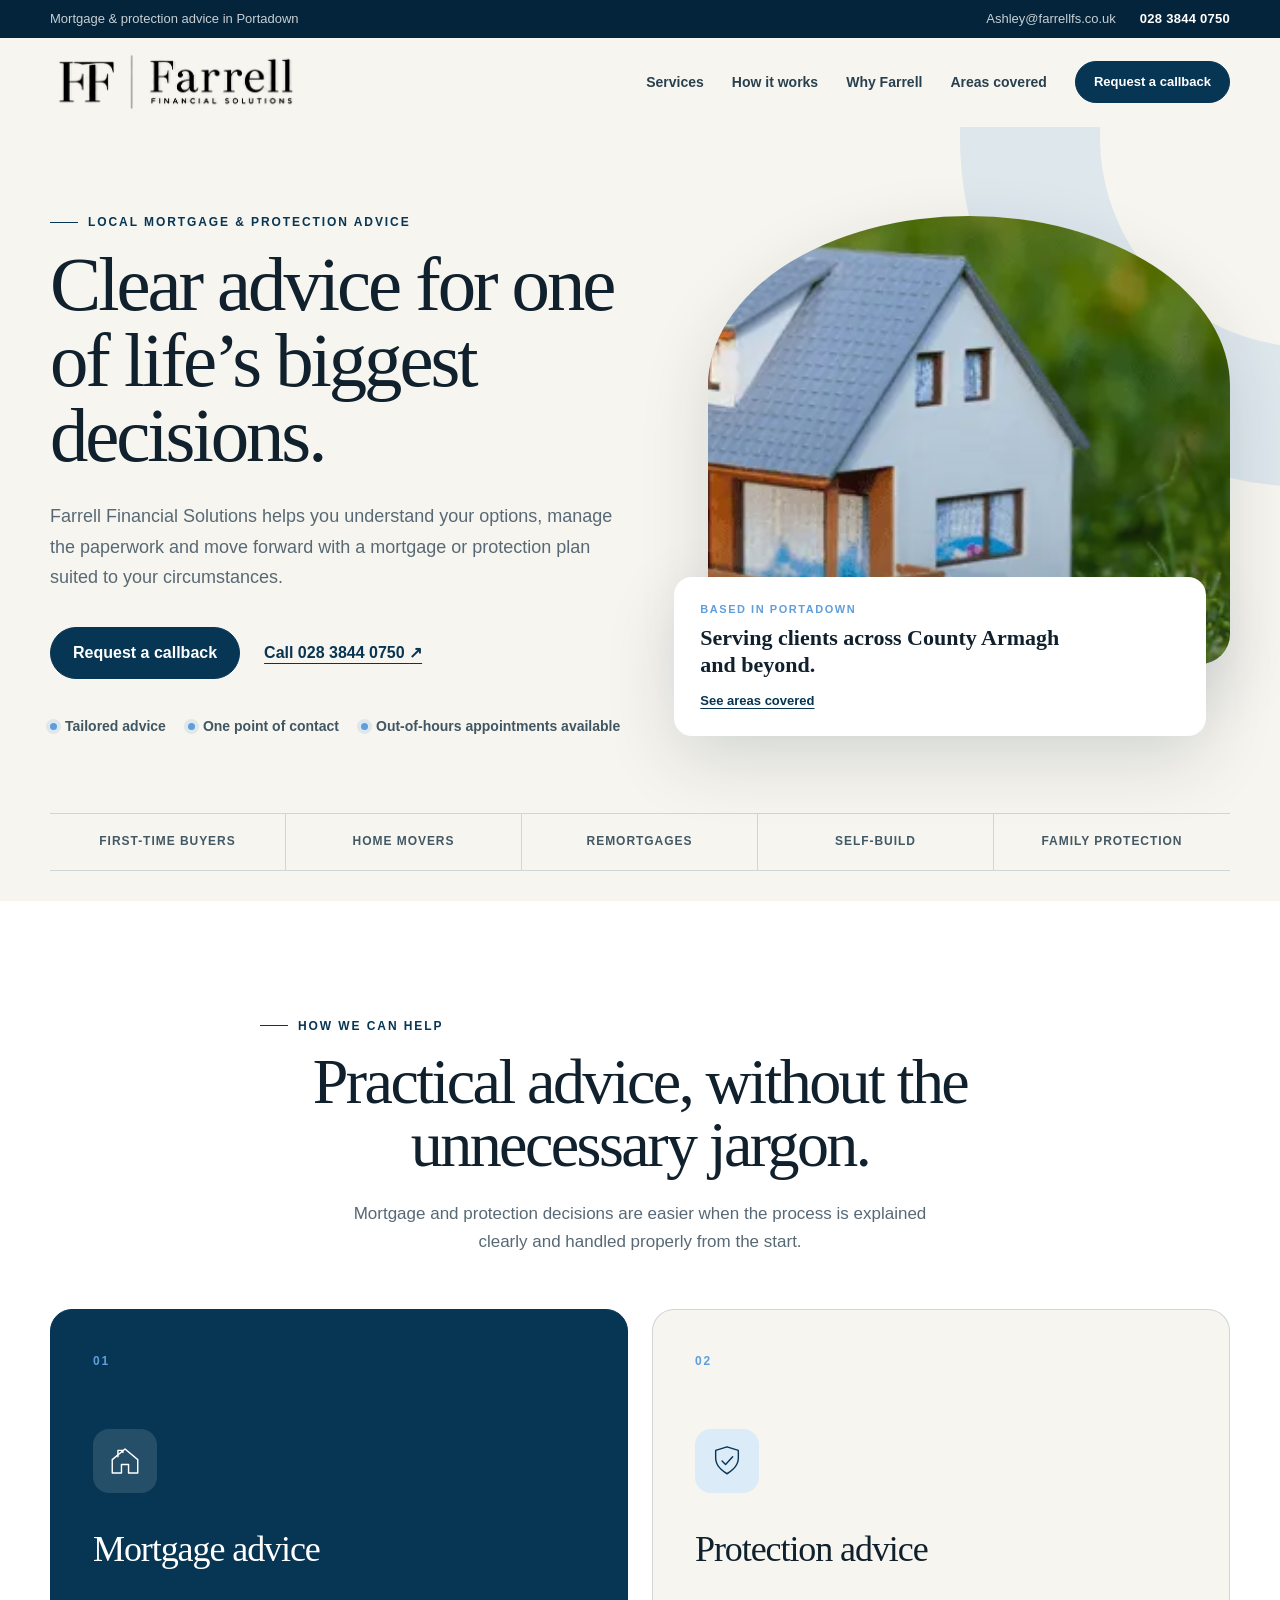
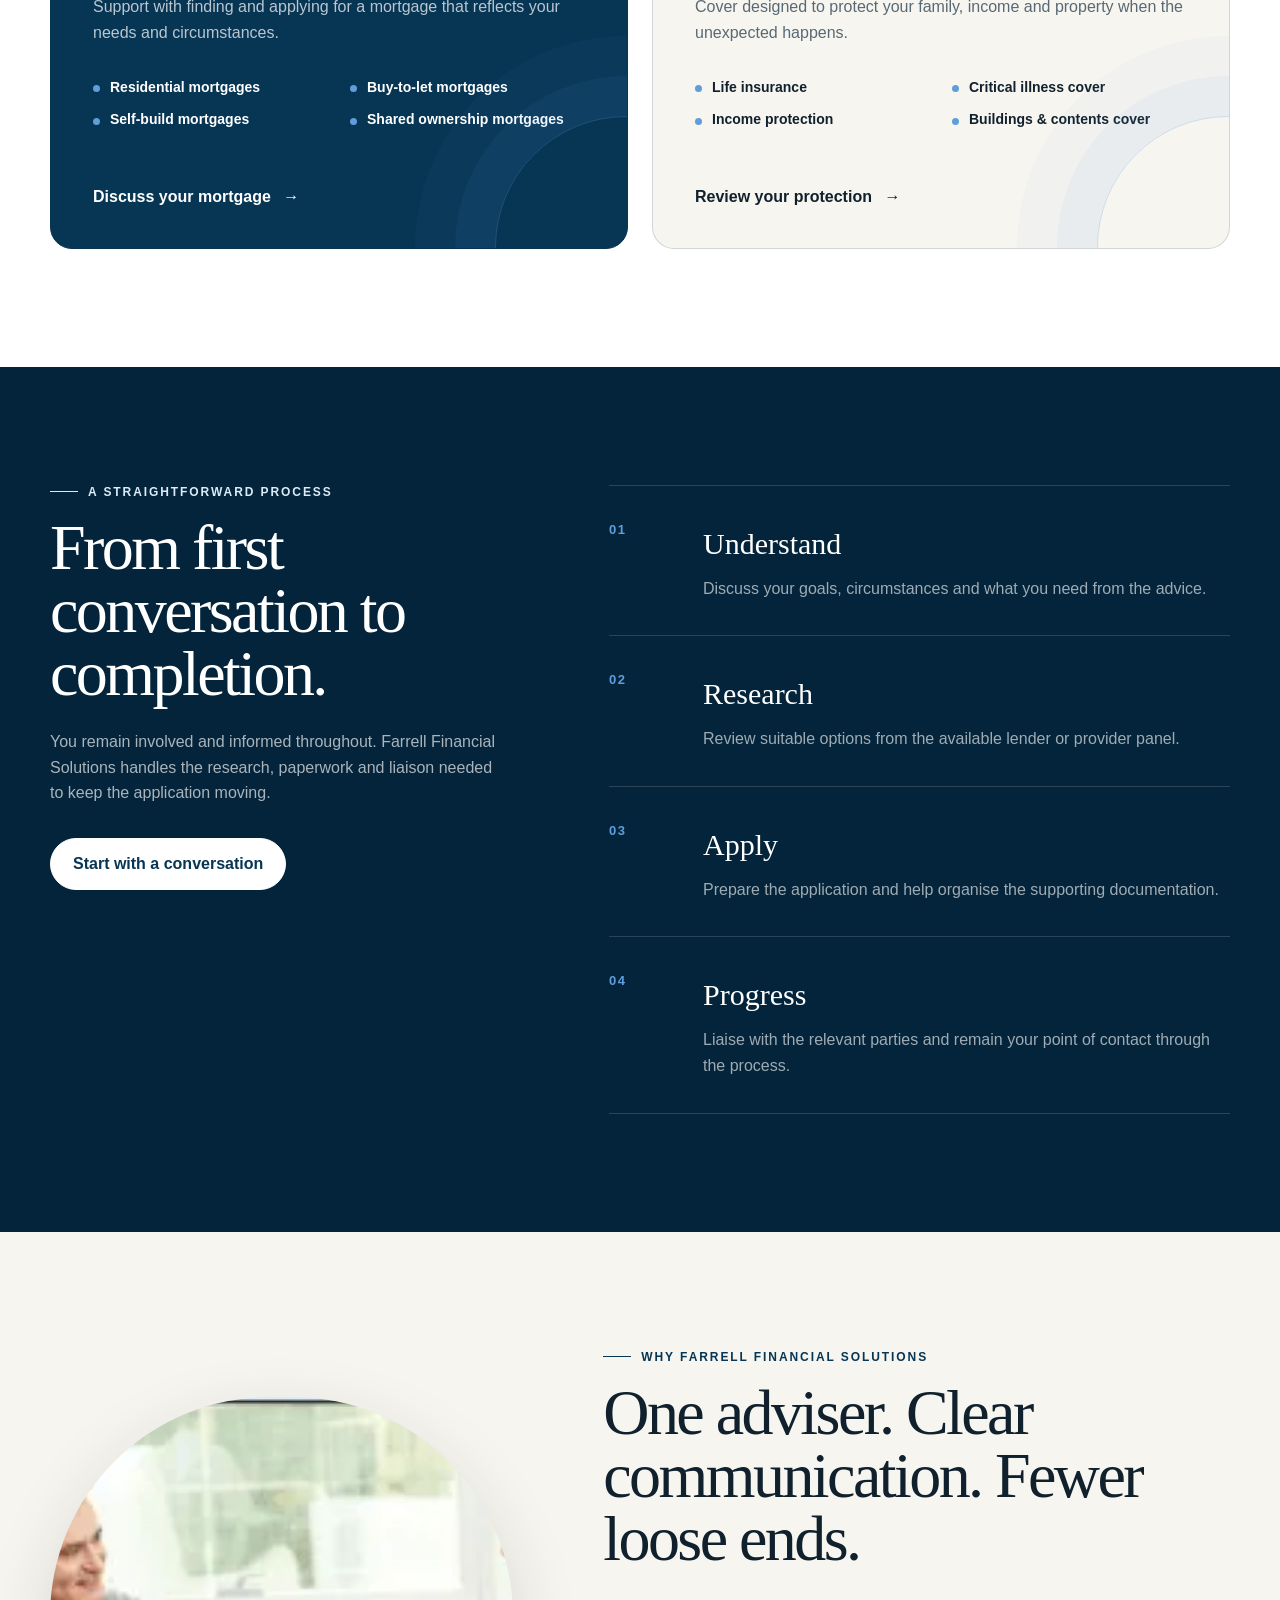
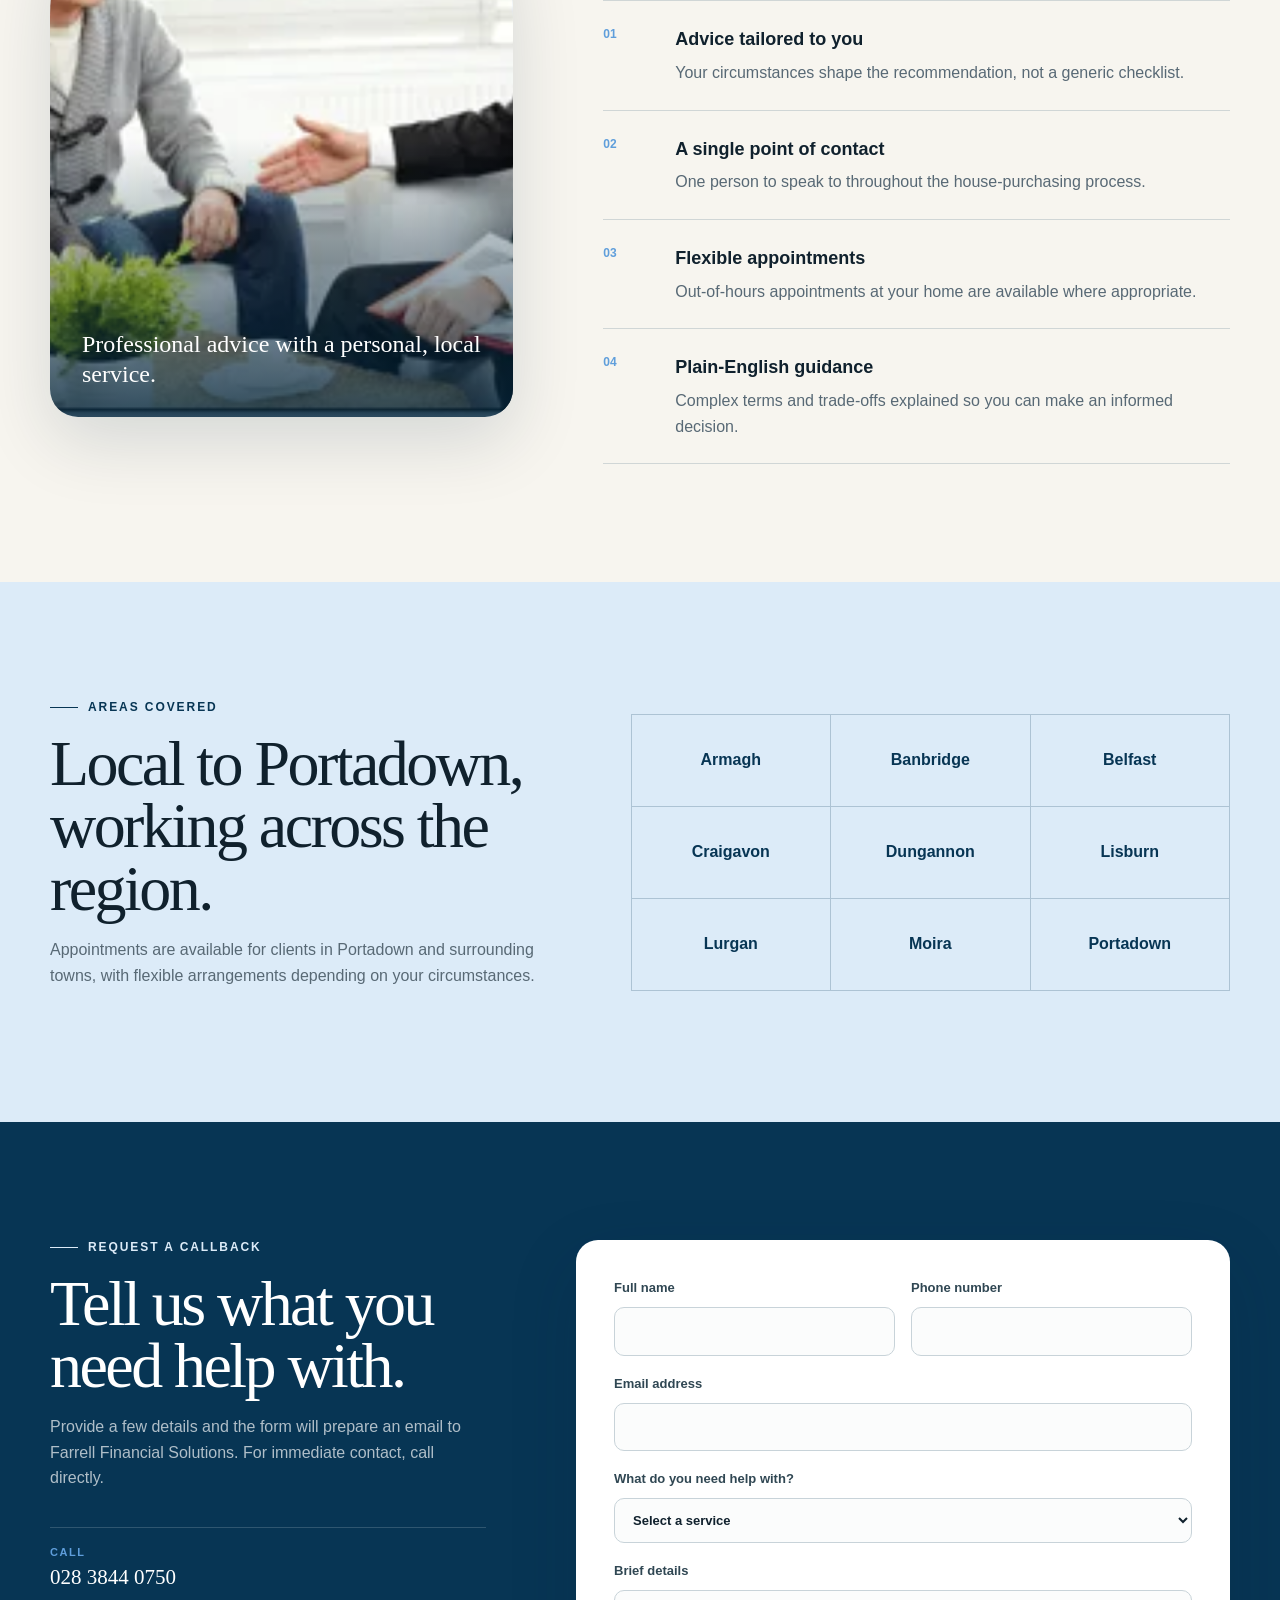
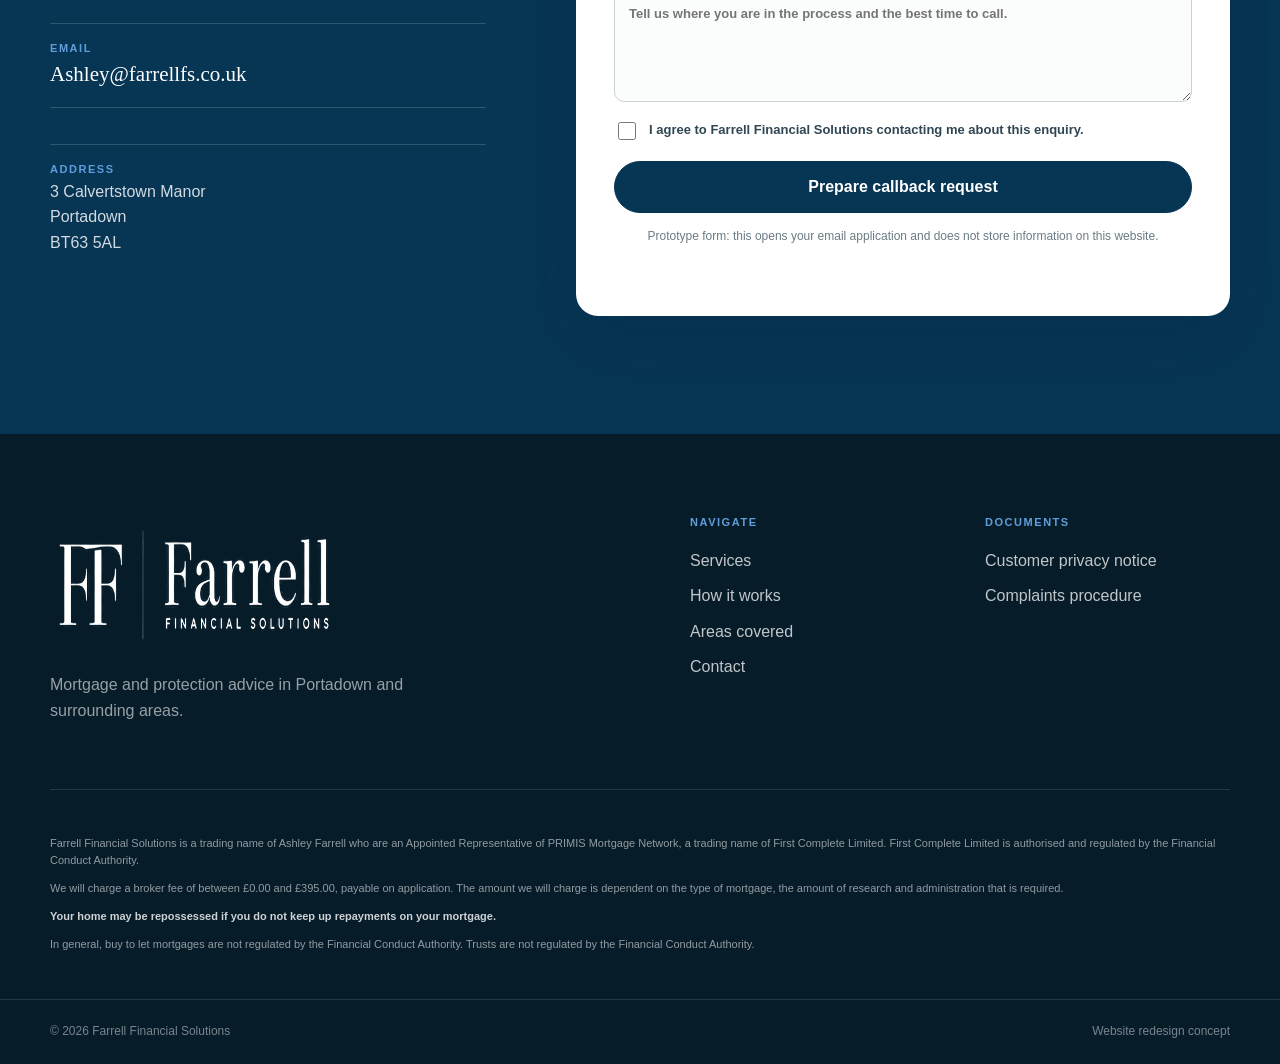
<file: index.html>
<!doctype html>
<html lang="en-GB">
<head>
  <meta charset="utf-8">
  <meta name="viewport" content="width=device-width, initial-scale=1">
  <meta name="description" content="Clear mortgage and protection advice from Farrell Financial Solutions in Portadown, serving clients across County Armagh and surrounding areas.">
  <meta name="theme-color" content="#073554">
  <script>document.documentElement.classList.add('js')</script>
  <title>Farrell Financial Solutions | Mortgage &amp; Protection Advice</title>
  <meta property="og:type" content="website">
  <meta property="og:locale" content="en_GB">
  <meta property="og:title" content="Farrell Financial Solutions | Mortgage &amp; Protection Advice">
  <meta property="og:description" content="Clear mortgage and protection advice from Farrell Financial Solutions in Portadown, serving clients across County Armagh and surrounding areas.">
  <link rel="icon" type="image/png" sizes="32x32" href="assets/farrell_cropped_logo_assets/04_favicon_monogram/favicon-32x32.png">
  <link rel="icon" type="image/png" sizes="192x192" href="assets/farrell_cropped_logo_assets/04_favicon_monogram/favicon-192x192.png">
  <link rel="apple-touch-icon" href="assets/farrell_cropped_logo_assets/04_favicon_monogram/favicon-180x180.png">
  <link rel="preload" href="assets/house.webp" as="image" fetchpriority="high">
  <link rel="stylesheet" href="styles.css">
</head>
<body>
  <a class="skip-link" href="#main">Skip to main content</a>

  <div class="utility-bar" aria-label="Contact information">
    <div class="shell utility-inner">
      <p>Mortgage &amp; protection advice in Portadown</p>
      <div class="utility-actions">
        <a href="mailto:Ashley@farrellfs.co.uk">Ashley@farrellfs.co.uk</a>
        <a class="utility-phone" href="tel:+442838440750">028 3844 0750</a>
      </div>
    </div>
  </div>

  <header class="site-header" data-header>
    <div class="shell header-inner">
      <a class="brand" href="#top" aria-label="Farrell Financial Solutions home">
        <img src="assets/farrell_cropped_logo_assets/02_horizontal_lockup/black-horizontal-lockup-transparent.png" alt="Farrell Financial Solutions" width="507" height="142">
      </a>

      <button class="menu-button" type="button" aria-expanded="false" aria-controls="primary-nav" data-menu-button>
        <span class="sr-only">Open menu</span>
        <span></span><span></span><span></span>
      </button>

      <nav class="primary-nav" id="primary-nav" aria-label="Primary navigation" data-menu>
        <a href="#services">Services</a>
        <a href="#process">How it works</a>
        <a href="#why-us">Why Farrell</a>
        <a href="#areas">Areas covered</a>
        <a class="button button-small" href="#contact">Request a callback</a>
      </nav>
    </div>
  </header>

  <main id="main">
    <section class="hero" id="top">
      <div class="hero-orbit" aria-hidden="true"></div>
      <div class="shell hero-grid">
        <div class="hero-copy reveal">
          <p class="eyebrow"><span></span> Local mortgage &amp; protection advice</p>
          <h1>Clear advice for one of life’s biggest decisions.</h1>
          <p class="hero-lead">Farrell Financial Solutions helps you understand your options, manage the paperwork and move forward with a mortgage or protection plan suited to your circumstances.</p>
          <div class="hero-actions">
            <a class="button" href="#contact">Request a callback</a>
            <a class="text-link" href="tel:+442838440750">Call 028 3844 0750 <span aria-hidden="true">↗</span></a>
          </div>
          <ul class="hero-points" aria-label="Key benefits">
            <li>Tailored advice</li>
            <li>One point of contact</li>
            <li>Out-of-hours appointments available</li>
          </ul>
        </div>

        <div class="hero-visual reveal" data-delay="1">
          <div class="hero-image-wrap">
            <img src="assets/house.webp" alt="Model home representing mortgage planning" width="970" height="300" fetchpriority="high">
          </div>
          <div class="hero-note">
            <span class="hero-note-label">Based in Portadown</span>
            <strong>Serving clients across County Armagh and beyond.</strong>
            <a href="#areas">See areas covered</a>
          </div>
        </div>
      </div>

      <div class="shell trust-strip reveal" data-delay="2" aria-label="Services at a glance">
        <span>First-time buyers</span>
        <span>Home movers</span>
        <span>Remortgages</span>
        <span>Self-build</span>
        <span>Family protection</span>
      </div>
    </section>

    <section class="section services" id="services">
      <div class="shell">
        <div class="section-heading reveal">
          <p class="eyebrow"><span></span> How we can help</p>
          <h2>Practical advice, without the unnecessary jargon.</h2>
          <p>Mortgage and protection decisions are easier when the process is explained clearly and handled properly from the start.</p>
        </div>

        <div class="service-grid">
          <article class="service-card service-card-primary reveal">
            <div class="service-number">01</div>
            <div class="service-icon" aria-hidden="true">
              <svg viewBox="0 0 48 48" role="img"><path d="M6 22 24 7l18 15v19H29V29H19v12H6V22Z"/><path d="M14 18V9h7v3"/></svg>
            </div>
            <h3>Mortgage advice</h3>
            <p>Support with finding and applying for a mortgage that reflects your needs and circumstances.</p>
            <ul>
              <li>Residential mortgages</li>
              <li>Buy-to-let mortgages</li>
              <li>Self-build mortgages</li>
              <li>Shared ownership mortgages</li>
            </ul>
            <a class="card-link" href="#contact" data-service="Mortgage advice">Discuss your mortgage <span aria-hidden="true">→</span></a>
          </article>

          <article class="service-card reveal" data-delay="1">
            <div class="service-number">02</div>
            <div class="service-icon" aria-hidden="true">
              <svg viewBox="0 0 48 48" role="img"><path d="M24 42s16-8.3 16-22V9l-16-5L8 9v11c0 13.7 16 22 16 22Z"/><path d="m17 24 5 5 10-11"/></svg>
            </div>
            <h3>Protection advice</h3>
            <p>Cover designed to protect your family, income and property when the unexpected happens.</p>
            <ul>
              <li>Life insurance</li>
              <li>Critical illness cover</li>
              <li>Income protection</li>
              <li>Buildings &amp; contents cover</li>
            </ul>
            <a class="card-link" href="#contact" data-service="Protection advice">Review your protection <span aria-hidden="true">→</span></a>
          </article>
        </div>
      </div>
    </section>

    <section class="section process" id="process">
      <div class="shell process-grid">
        <div class="process-intro reveal">
          <p class="eyebrow eyebrow-light"><span></span> A straightforward process</p>
          <h2>From first conversation to completion.</h2>
          <p>You remain involved and informed throughout. Farrell Financial Solutions handles the research, paperwork and liaison needed to keep the application moving.</p>
          <a class="button button-light" href="#contact">Start with a conversation</a>
        </div>

        <ol class="steps" aria-label="Four-step advice process">
          <li class="reveal">
            <span>01</span>
            <div><h3>Understand</h3><p>Discuss your goals, circumstances and what you need from the advice.</p></div>
          </li>
          <li class="reveal" data-delay="1">
            <span>02</span>
            <div><h3>Research</h3><p>Review suitable options from the available lender or provider panel.</p></div>
          </li>
          <li class="reveal" data-delay="2">
            <span>03</span>
            <div><h3>Apply</h3><p>Prepare the application and help organise the supporting documentation.</p></div>
          </li>
          <li class="reveal" data-delay="3">
            <span>04</span>
            <div><h3>Progress</h3><p>Liaise with the relevant parties and remain your point of contact through the process.</p></div>
          </li>
        </ol>
      </div>
    </section>

    <section class="section why-us" id="why-us">
      <div class="shell why-grid">
        <div class="why-image reveal">
          <img src="assets/advice.webp" alt="A couple speaking with a financial adviser" width="310" height="207" loading="lazy">
          <div class="image-caption">Professional advice with a personal, local service.</div>
        </div>

        <div class="why-copy">
          <div class="section-heading section-heading-left reveal">
            <p class="eyebrow"><span></span> Why Farrell Financial Solutions</p>
            <h2>One adviser. Clear communication. Fewer loose ends.</h2>
          </div>
          <div class="benefit-list">
            <article class="reveal">
              <span>01</span><div><h3>Advice tailored to you</h3><p>Your circumstances shape the recommendation, not a generic checklist.</p></div>
            </article>
            <article class="reveal" data-delay="1">
              <span>02</span><div><h3>A single point of contact</h3><p>One person to speak to throughout the house-purchasing process.</p></div>
            </article>
            <article class="reveal" data-delay="2">
              <span>03</span><div><h3>Flexible appointments</h3><p>Out-of-hours appointments at your home are available where appropriate.</p></div>
            </article>
            <article class="reveal" data-delay="3">
              <span>04</span><div><h3>Plain-English guidance</h3><p>Complex terms and trade-offs explained so you can make an informed decision.</p></div>
            </article>
          </div>
        </div>
      </div>
    </section>

    <section class="section areas" id="areas">
      <div class="shell areas-grid">
        <div class="areas-copy reveal">
          <p class="eyebrow"><span></span> Areas covered</p>
          <h2>Local to Portadown, working across the region.</h2>
          <p>Appointments are available for clients in Portadown and surrounding towns, with flexible arrangements depending on your circumstances.</p>
        </div>
        <ul class="area-list reveal" data-delay="1">
          <li>Armagh</li><li>Banbridge</li><li>Belfast</li><li>Craigavon</li><li>Dungannon</li><li>Lisburn</li><li>Lurgan</li><li>Moira</li><li>Portadown</li>
        </ul>
      </div>
    </section>

    <section class="section contact" id="contact">
      <div class="shell contact-grid">
        <div class="contact-copy reveal">
          <p class="eyebrow eyebrow-light"><span></span> Request a callback</p>
          <h2>Tell us what you need help with.</h2>
          <p>Provide a few details and the form will prepare an email to Farrell Financial Solutions. For immediate contact, call directly.</p>
          <div class="contact-direct">
            <a href="tel:+442838440750"><small>Call</small><strong>028 3844 0750</strong></a>
            <a href="mailto:Ashley@farrellfs.co.uk"><small>Email</small><strong>Ashley@farrellfs.co.uk</strong></a>
          </div>
          <address>
            <small>Address</small>
            3 Calvertstown Manor<br>
            Portadown<br>
            BT63 5AL
          </address>
        </div>

        <form class="callback-form reveal" data-delay="1" data-contact-form>
          <div class="form-row">
            <label>Full name<input type="text" name="name" autocomplete="name" required></label>
            <label>Phone number<input type="tel" name="phone" autocomplete="tel" required></label>
          </div>
          <label>Email address<input type="email" name="email" autocomplete="email" required></label>
          <label>What do you need help with?
            <select name="service" required>
              <option value="">Select a service</option>
              <option>General mortgage advice</option>
              <option>First-time buyer mortgage</option>
              <option>Home mover mortgage</option>
              <option>Remortgage</option>
              <option>Buy-to-let mortgage</option>
              <option>Self-build mortgage</option>
              <option>Protection advice</option>
              <option>Other enquiry</option>
            </select>
          </label>
          <label>Brief details<textarea name="message" rows="4" placeholder="Tell us where you are in the process and the best time to call."></textarea></label>
          <label class="check-label"><input type="checkbox" name="consent" required><span>I agree to Farrell Financial Solutions contacting me about this enquiry.</span></label>
          <button class="button button-full" type="submit">Prepare callback request</button>
          <p class="form-note">Prototype form: this opens your email application and does not store information on this website.</p>
          <div class="form-status" role="status" aria-live="polite" data-form-status></div>
        </form>
      </div>
    </section>
  </main>

  <footer class="site-footer">
    <div class="shell footer-top">
      <div class="footer-brand">
        <img src="assets/farrell_cropped_logo_assets/02_horizontal_lockup/white-horizontal-lockup-transparent.png" alt="Farrell Financial Solutions" width="498" height="142" loading="lazy">
        <p>Mortgage and protection advice in Portadown and surrounding areas.</p>
      </div>
      <div class="footer-links">
        <div><h2>Navigate</h2><a href="#services">Services</a><a href="#process">How it works</a><a href="#areas">Areas covered</a><a href="#contact">Contact</a></div>
        <div><h2>Documents</h2><a href="assets/Customer-Privacy-Notice.pdf" target="_blank" rel="noopener">Customer privacy notice</a><a href="complaints-procedure.html">Complaints procedure</a></div>
      </div>
    </div>

    <div class="shell compliance">
      <p>Farrell Financial Solutions is a trading name of Ashley Farrell who are an Appointed Representative of PRIMIS Mortgage Network, a trading name of First Complete Limited. First Complete Limited is authorised and regulated by the Financial Conduct Authority.</p>
      <p>We will charge a broker fee of between £0.00 and £395.00, payable on application. The amount we will charge is dependent on the type of mortgage, the amount of research and administration that is required.</p>
      <p><strong>Your home may be repossessed if you do not keep up repayments on your mortgage.</strong></p>
      <p>In general, buy to let mortgages are not regulated by the Financial Conduct Authority. Trusts are not regulated by the Financial Conduct Authority.</p>
    </div>

    <div class="footer-bottom">
      <div class="shell"><span>© <span data-year></span> Farrell Financial Solutions</span><span>Website redesign concept</span></div>
    </div>
  </footer>

  <div class="mobile-action-bar" aria-label="Quick contact">
    <a href="tel:+442838440750">Call now</a>
    <a href="#contact">Request callback</a>
  </div>

  <script src="script.js"></script>
</body>
</html>
</file>
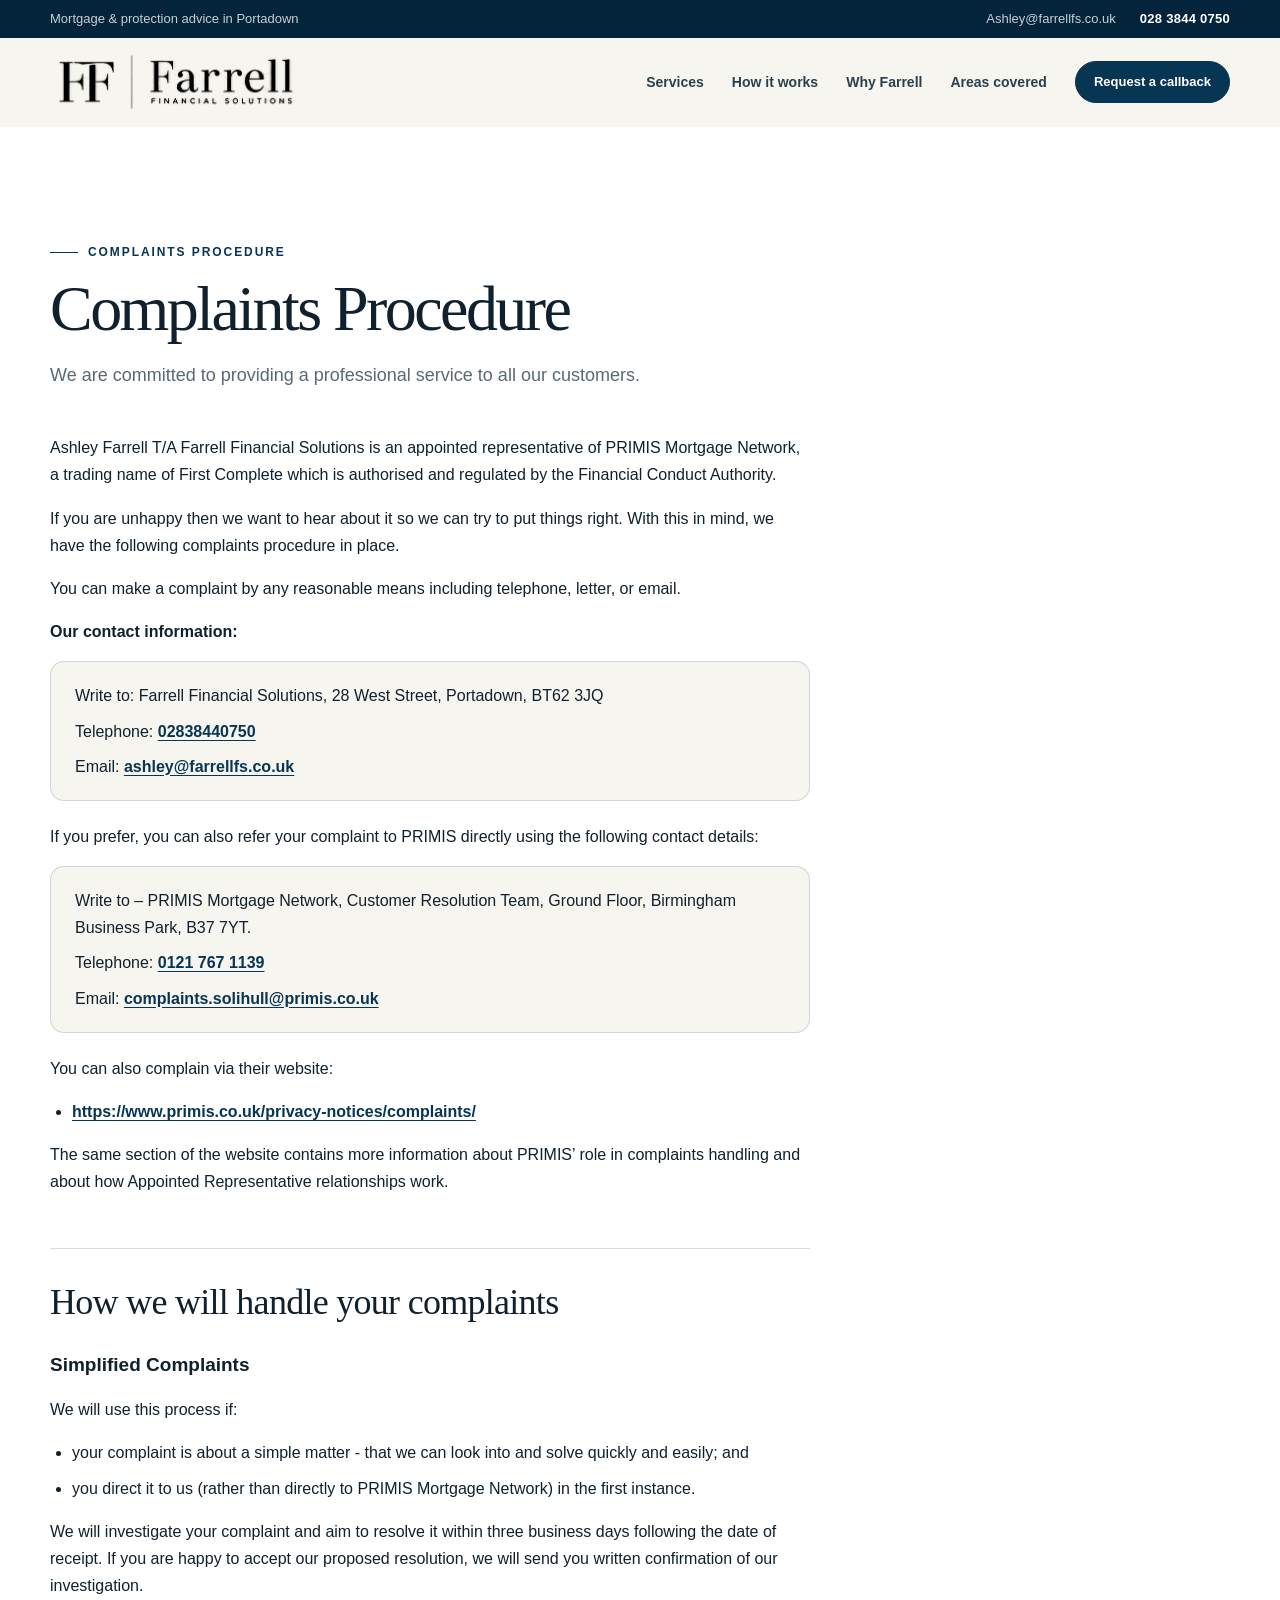
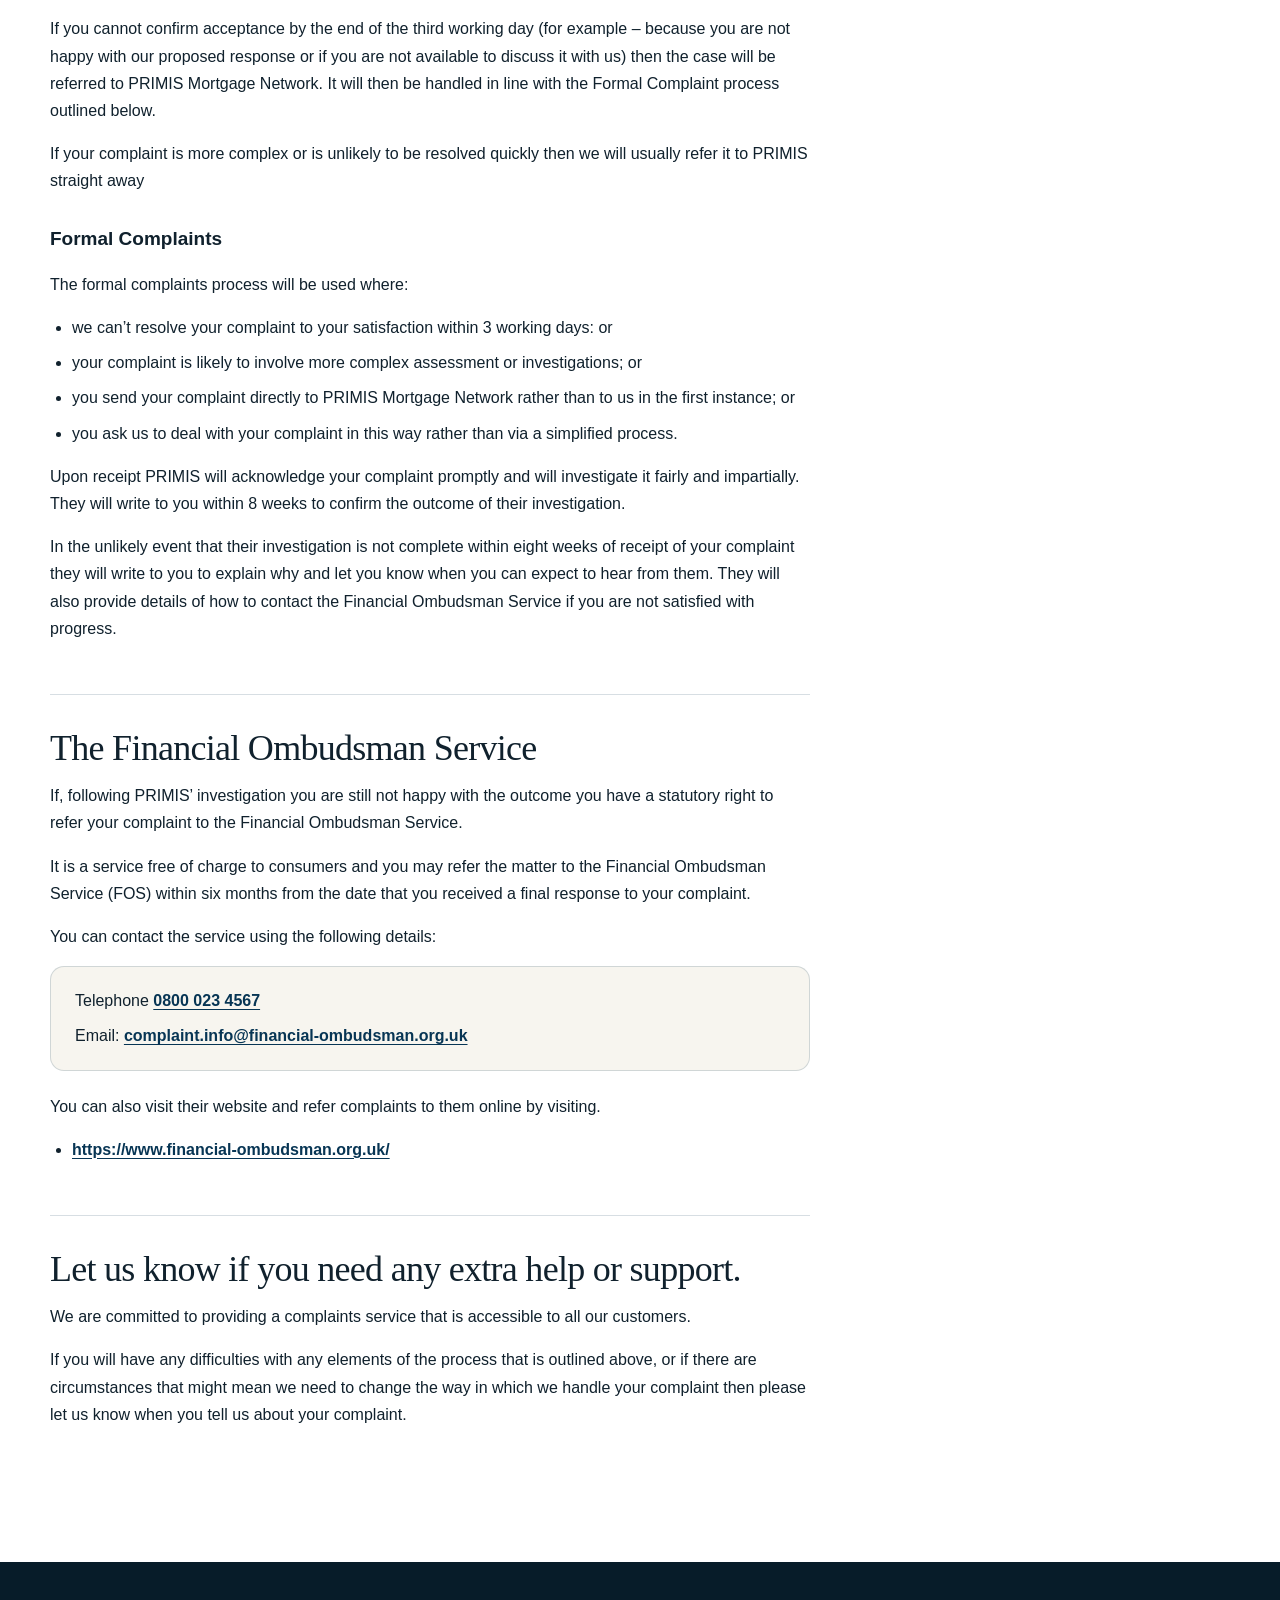
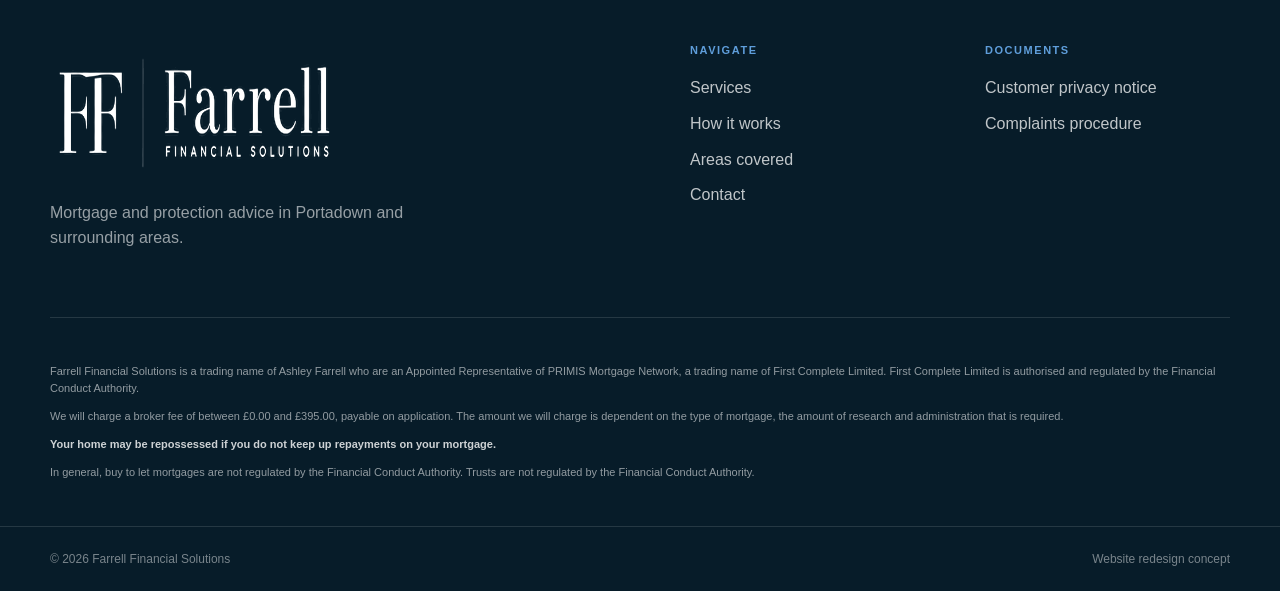
<file: complaints-procedure.html>
<!doctype html>
<html lang="en-GB">
<head>
  <meta charset="utf-8">
  <meta name="viewport" content="width=device-width, initial-scale=1">
  <meta name="description" content="Farrell Financial Solutions complaints procedure. We are committed to providing a professional service to all our customers.">
  <meta name="theme-color" content="#073554">
  <script>document.documentElement.classList.add('js')</script>
  <title>Complaints Procedure | Farrell Financial Solutions</title>
  <meta property="og:type" content="website">
  <meta property="og:locale" content="en_GB">
  <meta property="og:title" content="Complaints Procedure | Farrell Financial Solutions">
  <meta property="og:description" content="Farrell Financial Solutions complaints procedure. We are committed to providing a professional service to all our customers.">
  <link rel="icon" type="image/png" sizes="32x32" href="assets/farrell_cropped_logo_assets/04_favicon_monogram/favicon-32x32.png">
  <link rel="icon" type="image/png" sizes="192x192" href="assets/farrell_cropped_logo_assets/04_favicon_monogram/favicon-192x192.png">
  <link rel="apple-touch-icon" href="assets/farrell_cropped_logo_assets/04_favicon_monogram/favicon-180x180.png">
  <link rel="stylesheet" href="styles.css">
</head>
<body>
  <a class="skip-link" href="#main">Skip to main content</a>

  <div class="utility-bar" aria-label="Contact information">
    <div class="shell utility-inner">
      <p>Mortgage &amp; protection advice in Portadown</p>
      <div class="utility-actions">
        <a href="mailto:Ashley@farrellfs.co.uk">Ashley@farrellfs.co.uk</a>
        <a class="utility-phone" href="tel:+442838440750">028 3844 0750</a>
      </div>
    </div>
  </div>

  <header class="site-header" data-header>
    <div class="shell header-inner">
      <a class="brand" href="index.html" aria-label="Farrell Financial Solutions home">
        <img src="assets/farrell_cropped_logo_assets/02_horizontal_lockup/black-horizontal-lockup-transparent.png" alt="Farrell Financial Solutions" width="507" height="142">
      </a>

      <button class="menu-button" type="button" aria-expanded="false" aria-controls="primary-nav" data-menu-button>
        <span class="sr-only">Open menu</span>
        <span></span><span></span><span></span>
      </button>

      <nav class="primary-nav" id="primary-nav" aria-label="Primary navigation" data-menu>
        <a href="index.html#services">Services</a>
        <a href="index.html#process">How it works</a>
        <a href="index.html#why-us">Why Farrell</a>
        <a href="index.html#areas">Areas covered</a>
        <a class="button button-small" href="index.html#contact">Request a callback</a>
      </nav>
    </div>
  </header>

  <main id="main">
    <section class="section legal">
      <div class="shell">
        <div class="doc-head">
          <p class="eyebrow"><span></span> Complaints Procedure</p>
          <h1>Complaints Procedure</h1>
          <p class="doc-lede">We are committed to providing a professional service to all our customers.</p>
        </div>

        <article class="doc">
          <p>Ashley Farrell T/A Farrell Financial Solutions is an appointed representative of PRIMIS Mortgage Network, a trading name of First Complete which is authorised and regulated by the Financial Conduct Authority.</p>
          <p>If you are unhappy then we want to hear about it so we can try to put things right. With this in mind, we have the following complaints procedure in place.</p>
          <p>You can make a complaint by any reasonable means including telephone, letter, or email.</p>

          <p><strong>Our contact information:</strong></p>
          <div class="doc-contact">
            <ul>
              <li><span>Write to: Farrell Financial Solutions, 28 West Street, Portadown, BT62 3JQ</span></li>
              <li><span>Telephone: <a href="tel:02838440750">02838440750</a></span></li>
              <li><span>Email: <a href="mailto:ashley@farrellfs.co.uk">ashley@farrellfs.co.uk</a></span></li>
            </ul>
          </div>

          <p>If you prefer, you can also refer your complaint to PRIMIS directly using the following contact details:</p>
          <div class="doc-contact">
            <ul>
              <li><span>Write to &ndash; PRIMIS Mortgage Network, Customer Resolution Team, Ground Floor, Birmingham Business Park, B37 7YT.</span></li>
              <li><span>Telephone: <a href="tel:01217671139">0121 767 1139</a></span></li>
              <li><span>Email: <a href="mailto:complaints.solihull@primis.co.uk">complaints.solihull@primis.co.uk</a></span></li>
            </ul>
          </div>

          <p>You can also complain via their website:</p>
          <ul>
            <li><a href="https://www.primis.co.uk/privacy-notices/complaints/" target="_blank" rel="noopener">https://www.primis.co.uk/privacy-notices/complaints/</a></li>
          </ul>
          <p>The same section of the website contains more information about PRIMIS&rsquo; role in complaints handling and about how Appointed Representative relationships work.</p>

          <h2>How we will handle your complaints</h2>

          <h3>Simplified Complaints</h3>
          <p>We will use this process if:</p>
          <ul>
            <li>your complaint is about a simple matter - that we can look into and solve quickly and easily; and</li>
            <li>you direct it to us (rather than directly to PRIMIS Mortgage Network) in the first instance.</li>
          </ul>
          <p>We will investigate your complaint and aim to resolve it within three business days following the date of receipt. If you are happy to accept our proposed resolution, we will send you written confirmation of our investigation.</p>
          <p>If you cannot confirm acceptance by the end of the third working day (for example &ndash; because you are not happy with our proposed response or if you are not available to discuss it with us) then the case will be referred to PRIMIS Mortgage Network. It will then be handled in line with the Formal Complaint process outlined below.</p>
          <p>If your complaint is more complex or is unlikely to be resolved quickly then we will usually refer it to PRIMIS straight away</p>

          <h3>Formal Complaints</h3>
          <p>The formal complaints process will be used where:</p>
          <ul>
            <li>we can&rsquo;t resolve your complaint to your satisfaction within 3 working days: or</li>
            <li>your complaint is likely to involve more complex assessment or investigations; or</li>
            <li>you send your complaint directly to PRIMIS Mortgage Network rather than to us in the first instance; or</li>
            <li>you ask us to deal with your complaint in this way rather than via a simplified process.</li>
          </ul>
          <p>Upon receipt PRIMIS will acknowledge your complaint promptly and will investigate it fairly and impartially. They will write to you within 8 weeks to confirm the outcome of their investigation.</p>
          <p>In the unlikely event that their investigation is not complete within eight weeks of receipt of your complaint they will write to you to explain why and let you know when you can expect to hear from them. They will also provide details of how to contact the Financial Ombudsman Service if you are not satisfied with progress.</p>

          <h2>The Financial Ombudsman Service</h2>
          <p>If, following PRIMIS&rsquo; investigation you are still not happy with the outcome you have a statutory right to refer your complaint to the Financial Ombudsman Service.</p>
          <p>It is a service free of charge to consumers and you may refer the matter to the Financial Ombudsman Service (FOS) within six months from the date that you received a final response to your complaint.</p>
          <p>You can contact the service using the following details:</p>
          <div class="doc-contact">
            <ul>
              <li><span>Telephone <a href="tel:08000234567">0800 023 4567</a></span></li>
              <li><span>Email: <a href="mailto:complaint.info@financial-ombudsman.org.uk">complaint.info@financial-ombudsman.org.uk</a></span></li>
            </ul>
          </div>
          <p>You can also visit their website and refer complaints to them online by visiting.</p>
          <ul>
            <li><a href="https://www.financial-ombudsman.org.uk/" target="_blank" rel="noopener">https://www.financial-ombudsman.org.uk/</a></li>
          </ul>

          <h2>Let us know if you need any extra help or support.</h2>
          <p>We are committed to providing a complaints service that is accessible to all our customers.</p>
          <p>If you will have any difficulties with any elements of the process that is outlined above, or if there are circumstances that might mean we need to change the way in which we handle your complaint then please let us know when you tell us about your complaint.</p>
        </article>
      </div>
    </section>
  </main>

  <footer class="site-footer">
    <div class="shell footer-top">
      <div class="footer-brand">
        <img src="assets/farrell_cropped_logo_assets/02_horizontal_lockup/white-horizontal-lockup-transparent.png" alt="Farrell Financial Solutions" width="498" height="142" loading="lazy">
        <p>Mortgage and protection advice in Portadown and surrounding areas.</p>
      </div>
      <div class="footer-links">
        <div><h2>Navigate</h2><a href="index.html#services">Services</a><a href="index.html#process">How it works</a><a href="index.html#areas">Areas covered</a><a href="index.html#contact">Contact</a></div>
        <div><h2>Documents</h2><a href="assets/Customer-Privacy-Notice.pdf" target="_blank" rel="noopener">Customer privacy notice</a><a href="complaints-procedure.html">Complaints procedure</a></div>
      </div>
    </div>

    <div class="shell compliance">
      <p>Farrell Financial Solutions is a trading name of Ashley Farrell who are an Appointed Representative of PRIMIS Mortgage Network, a trading name of First Complete Limited. First Complete Limited is authorised and regulated by the Financial Conduct Authority.</p>
      <p>We will charge a broker fee of between £0.00 and £395.00, payable on application. The amount we will charge is dependent on the type of mortgage, the amount of research and administration that is required.</p>
      <p><strong>Your home may be repossessed if you do not keep up repayments on your mortgage.</strong></p>
      <p>In general, buy to let mortgages are not regulated by the Financial Conduct Authority. Trusts are not regulated by the Financial Conduct Authority.</p>
    </div>

    <div class="footer-bottom">
      <div class="shell"><span>© <span data-year></span> Farrell Financial Solutions</span><span>Website redesign concept</span></div>
    </div>
  </footer>

  <div class="mobile-action-bar" aria-label="Quick contact">
    <a href="tel:+442838440750">Call now</a>
    <a href="index.html#contact">Request callback</a>
  </div>

  <script src="script.js"></script>
</body>
</html>
</file>
<file: styles.css>
:root {
  --navy: #073554;
  --navy-deep: #03243a;
  --blue: #5f9edb;
  --blue-pale: #dcebf8;
  --ink: #10212d;
  --muted: #586975;
  --paper: #f7f5ef;
  --white: #ffffff;
  --line: rgba(7, 53, 84, 0.16);
  --shadow: 0 24px 70px rgba(3, 36, 58, 0.14);
  --radius: 22px;
  --shell: min(1180px, calc(100% - 40px));
}

* { box-sizing: border-box; }
html { scroll-behavior: smooth; }
body {
  margin: 0;
  background: var(--paper);
  color: var(--ink);
  font-family: Inter, ui-sans-serif, -apple-system, BlinkMacSystemFont, "Segoe UI", sans-serif;
  font-size: 16px;
  line-height: 1.6;
  -webkit-font-smoothing: antialiased;
}
img { display: block; max-width: 100%; }
a { color: inherit; }
button, input, select, textarea { font: inherit; }
button, a { -webkit-tap-highlight-color: transparent; }
.shell { width: var(--shell); margin-inline: auto; }
.sr-only { position: absolute; width: 1px; height: 1px; padding: 0; margin: -1px; overflow: hidden; clip: rect(0,0,0,0); white-space: nowrap; border: 0; }
.skip-link { position: fixed; z-index: 999; top: 12px; left: 12px; transform: translateY(-150%); background: var(--white); padding: 10px 14px; border-radius: 8px; }
.skip-link:focus { transform: none; }

.utility-bar { background: var(--navy-deep); color: rgba(255,255,255,.78); font-size: 13px; }
.utility-inner { min-height: 38px; display: flex; align-items: center; justify-content: space-between; gap: 24px; }
.utility-inner p { margin: 0; }
.utility-actions { display: flex; gap: 24px; }
.utility-actions a { text-decoration: none; }
.utility-actions a:hover { color: var(--white); }
.utility-phone { color: var(--white); font-weight: 800; letter-spacing: .02em; }

.site-header { position: sticky; top: 0; z-index: 30; background: rgba(247,245,239,.92); border-bottom: 1px solid transparent; backdrop-filter: blur(14px); transition: border-color .25s ease, box-shadow .25s ease; }
.site-header.is-scrolled { border-color: var(--line); box-shadow: 0 10px 30px rgba(3,36,58,.07); }
.header-inner { min-height: 88px; display: flex; align-items: center; justify-content: space-between; gap: 40px; }
.brand { display: block; width: 250px; flex: 0 0 auto; }
.brand img { width: 100%; height: auto; }
.primary-nav { display: flex; align-items: center; gap: 28px; }
.primary-nav > a { color: #29414f; font-weight: 700; font-size: 14px; text-decoration: none; }
.primary-nav > a:not(.button):hover { color: var(--navy); }
.primary-nav > a.button { color: var(--white); }
.menu-button { display: none; border: 0; background: transparent; padding: 10px; cursor: pointer; }
.menu-button span:not(.sr-only) { display: block; width: 25px; height: 2px; margin: 5px 0; background: var(--navy); transition: transform .2s, opacity .2s; }

.button { display: inline-flex; min-height: 52px; align-items: center; justify-content: center; padding: 0 22px; border: 1px solid var(--navy); border-radius: 999px; background: var(--navy); color: var(--white); font-weight: 800; text-decoration: none; cursor: pointer; transition: transform .2s ease, background .2s ease, box-shadow .2s ease; }
.button:hover { transform: translateY(-2px); background: var(--navy-deep); box-shadow: 0 12px 25px rgba(3,36,58,.18); }
.button-small { min-height: 42px; padding-inline: 18px; font-size: 13px !important; }
.button-light { background: var(--white); color: var(--navy); border-color: var(--white); }
.button-light:hover { background: var(--blue-pale); }
.button-full { width: 100%; }
.text-link { color: var(--navy); font-weight: 800; text-decoration-thickness: 1px; text-underline-offset: 5px; }
a:focus-visible, button:focus-visible { outline: 3px solid var(--blue); outline-offset: 2px; }

.hero { position: relative; overflow: hidden; padding: 88px 0 30px; }
.hero-orbit { position: absolute; width: 700px; height: 700px; right: -380px; top: -340px; border: 140px solid rgba(95,158,219,.16); border-radius: 50%; pointer-events: none; }
.hero-grid { display: grid; grid-template-columns: 1.06fr .94fr; gap: 70px; align-items: center; }
.eyebrow { margin: 0 0 18px; color: var(--navy); font-size: 12px; line-height: 1.2; letter-spacing: .16em; font-weight: 900; text-transform: uppercase; display: flex; align-items: center; gap: 10px; }
.eyebrow span { width: 28px; height: 1px; background: currentColor; }
.eyebrow-light { color: var(--blue-pale); }
.hero h1, .section h2 { font-family: Georgia, "Times New Roman", serif; font-weight: 500; letter-spacing: -.04em; line-height: .98; }
.hero h1 { max-width: 760px; margin: 0; font-size: clamp(48px, 6vw, 78px); }
.hero-lead { max-width: 660px; margin: 28px 0 0; color: var(--muted); font-size: 18px; line-height: 1.7; }
.hero-actions { display: flex; align-items: center; gap: 24px; margin-top: 34px; }
.hero-points { display: flex; flex-wrap: wrap; gap: 12px 22px; padding: 0; margin: 36px 0 0; list-style: none; color: #405663; font-size: 14px; font-weight: 700; }
.hero-points li { display: flex; align-items: center; gap: 8px; }
.hero-points li::before { content: ""; width: 7px; height: 7px; border-radius: 50%; background: var(--blue); box-shadow: 0 0 0 4px rgba(95,158,219,.16); }
.hero-visual { position: relative; min-height: 520px; }
.hero-image-wrap { position: absolute; inset: 0 0 72px 0; overflow: hidden; border-radius: 50% 50% 30px 30px / 38% 38% 30px 30px; background: #d9e5ed; box-shadow: var(--shadow); }
.hero-image-wrap::after { content: ""; position: absolute; inset: 0; background: linear-gradient(180deg, transparent 35%, rgba(3,36,58,.2)); }
.hero-image-wrap img { width: 100%; height: 100%; object-fit: cover; transform: scale(1.25); }
.hero-note { position: absolute; left: -34px; right: 24px; bottom: 0; padding: 24px 26px; border-radius: 18px; background: var(--white); box-shadow: var(--shadow); }
.hero-note-label { display: block; margin-bottom: 5px; color: var(--blue); font-size: 11px; font-weight: 900; text-transform: uppercase; letter-spacing: .14em; }
.hero-note strong { display: block; max-width: 360px; font-family: Georgia, serif; font-size: 22px; line-height: 1.25; }
.hero-note a { display: inline-block; margin-top: 12px; color: var(--navy); font-size: 13px; font-weight: 800; text-underline-offset: 3px; }
.trust-strip { margin-top: 76px; display: grid; grid-template-columns: repeat(5,1fr); border-top: 1px solid var(--line); border-bottom: 1px solid var(--line); }
.trust-strip span { padding: 18px 16px; color: #425965; font-size: 12px; font-weight: 900; text-align: center; text-transform: uppercase; letter-spacing: .08em; border-right: 1px solid var(--line); }
.trust-strip span:last-child { border-right: 0; }

.section { padding: 118px 0; }
.section-heading { max-width: 760px; margin: 0 auto 54px; text-align: center; }
.section-heading-left { max-width: none; margin: 0 0 30px; text-align: left; }
.section h2 { margin: 0; font-size: clamp(40px, 5vw, 64px); }
.section-heading > p:last-child { max-width: 620px; margin: 24px auto 0; color: var(--muted); font-size: 17px; }
.section-heading-left > p:last-child { margin-left: 0; }

.services { background: var(--white); }
.service-grid { display: grid; grid-template-columns: 1fr 1fr; gap: 24px; }
.service-card { position: relative; min-height: 540px; padding: 42px; border: 1px solid var(--line); border-radius: var(--radius); background: var(--paper); overflow: hidden; }
.service-card-primary { background: var(--navy); color: var(--white); border-color: var(--navy); }
.service-card::after { content: ""; position: absolute; width: 260px; height: 260px; right: -130px; bottom: -130px; border: 1px solid rgba(95,158,219,.28); border-radius: 50%; box-shadow: 0 0 0 40px rgba(95,158,219,.06), 0 0 0 80px rgba(95,158,219,.04); }
.service-number { color: var(--blue); font-size: 12px; font-weight: 900; letter-spacing: .16em; }
.service-icon { width: 64px; height: 64px; display: grid; place-items: center; margin: 58px 0 28px; border-radius: 16px; background: var(--blue-pale); color: var(--navy); }
.service-card-primary .service-icon { background: rgba(255,255,255,.12); color: var(--white); }
.service-icon svg { width: 34px; height: 34px; fill: none; stroke: currentColor; stroke-width: 2; stroke-linecap: round; stroke-linejoin: round; }
.service-card h3 { margin: 0; font-family: Georgia, serif; font-size: 36px; font-weight: 500; letter-spacing: -.03em; }
.service-card p { max-width: 520px; color: var(--muted); }
.service-card-primary p { color: rgba(255,255,255,.72); }
.service-card ul { display: grid; grid-template-columns: 1fr 1fr; gap: 10px 22px; padding: 0; margin: 30px 0 0; list-style: none; font-size: 14px; font-weight: 700; }
.service-card li { position: relative; padding-left: 17px; }
.service-card li::before { content: ""; position: absolute; left: 0; top: .68em; width: 7px; height: 7px; border-radius: 50%; background: var(--blue); }
.card-link { position: absolute; z-index: 2; left: 42px; bottom: 38px; font-weight: 900; text-decoration: none; }
.card-link span { margin-left: 8px; transition: margin .2s; }
.card-link:hover span { margin-left: 14px; }

.process { background: var(--navy-deep); color: var(--white); }
.process-grid { display: grid; grid-template-columns: .85fr 1.15fr; gap: 100px; align-items: start; }
.process-intro { position: sticky; top: 140px; }
.process-intro h2 { font-size: clamp(42px, 5vw, 66px); }
.process-intro > p:not(.eyebrow) { color: rgba(255,255,255,.66); max-width: 500px; margin: 24px 0 32px; }
.steps { padding: 0; margin: 0; list-style: none; }
.steps li { display: grid; grid-template-columns: 72px 1fr; gap: 22px; padding: 34px 0; border-top: 1px solid rgba(255,255,255,.15); }
.steps li:last-child { border-bottom: 1px solid rgba(255,255,255,.15); }
.steps > li > span { color: var(--blue); font-size: 13px; font-weight: 900; letter-spacing: .12em; }
.steps h3 { margin: 0 0 8px; font-family: Georgia, serif; font-size: 30px; font-weight: 500; }
.steps p { margin: 0; color: rgba(255,255,255,.62); }

.why-us { background: var(--paper); }
.why-grid { display: grid; grid-template-columns: .85fr 1.15fr; gap: 90px; align-items: center; }
.why-image { position: relative; min-height: 620px; overflow: hidden; border-radius: 220px 220px 28px 28px; background: var(--blue-pale); box-shadow: var(--shadow); }
.why-image img { width: 100%; height: 100%; position: absolute; inset: 0; object-fit: cover; image-rendering: auto; }
.why-image::after { content: ""; position: absolute; inset: 0; background: linear-gradient(180deg, transparent 55%, rgba(3,36,58,.82)); }
.image-caption { position: absolute; z-index: 2; left: 32px; right: 32px; bottom: 28px; color: var(--white); font-family: Georgia, serif; font-size: 24px; line-height: 1.25; }
.benefit-list article { display: grid; grid-template-columns: 52px 1fr; gap: 20px; padding: 24px 0; border-top: 1px solid var(--line); }
.benefit-list article:last-child { border-bottom: 1px solid var(--line); }
.benefit-list > article > span { color: var(--blue); font-size: 12px; font-weight: 900; }
.benefit-list h3 { margin: 0 0 6px; font-size: 18px; }
.benefit-list p { margin: 0; color: var(--muted); }

.areas { background: var(--blue-pale); }
.areas-grid { display: grid; grid-template-columns: .9fr 1.1fr; gap: 90px; align-items: center; }
.areas-copy h2 { font-size: clamp(42px,5vw,64px); }
.areas-copy > p:last-child { color: var(--muted); max-width: 560px; }
.area-list { display: grid; grid-template-columns: repeat(3,1fr); padding: 0; margin: 0; border-top: 1px solid rgba(7,53,84,.22); border-left: 1px solid rgba(7,53,84,.22); list-style: none; }
.area-list li { min-height: 92px; display: grid; place-items: center; padding: 18px; border-right: 1px solid rgba(7,53,84,.22); border-bottom: 1px solid rgba(7,53,84,.22); color: var(--navy); font-weight: 900; }

.contact { background: var(--navy); color: var(--white); }
.contact-grid { display: grid; grid-template-columns: .8fr 1.2fr; gap: 90px; align-items: start; }
.contact-copy h2 { font-size: clamp(44px,5vw,66px); }
.contact-copy > p:not(.eyebrow) { max-width: 520px; color: rgba(255,255,255,.68); }
.contact-direct { display: grid; gap: 12px; margin: 36px 0; }
.contact-direct a, address { padding: 16px 0; border-top: 1px solid rgba(255,255,255,.16); text-decoration: none; font-style: normal; }
.contact-direct a:last-child { border-bottom: 1px solid rgba(255,255,255,.16); }
.contact-direct small, address small { display: block; color: var(--blue); font-size: 11px; font-weight: 900; text-transform: uppercase; letter-spacing: .14em; }
.contact-direct strong { font-family: Georgia, serif; font-size: 21px; font-weight: 500; }
address { color: rgba(255,255,255,.82); }
.callback-form { padding: 38px; border-radius: var(--radius); background: var(--white); color: var(--ink); box-shadow: var(--shadow); }
.form-row { display: grid; grid-template-columns: 1fr 1fr; gap: 16px; }
.callback-form label { display: grid; gap: 8px; margin-bottom: 18px; color: #304753; font-size: 13px; font-weight: 800; }
.callback-form input, .callback-form select, .callback-form textarea { width: 100%; border: 1px solid #c8d3d9; border-radius: 10px; background: #fbfcfc; color: var(--ink); padding: 13px 14px; outline: none; transition: border-color .2s, box-shadow .2s; }
.callback-form input:focus, .callback-form select:focus, .callback-form textarea:focus { border-color: var(--blue); box-shadow: 0 0 0 4px rgba(95,158,219,.14); }
.callback-form textarea { resize: vertical; min-height: 112px; }
.check-label { grid-template-columns: auto 1fr !important; align-items: start; gap: 10px !important; font-weight: 600 !important; }
.check-label input { width: 18px; height: 18px; margin-top: 2px; accent-color: var(--navy); }
.form-note { margin: 14px 0 0; color: #6b7b84; font-size: 12px; text-align: center; }
.form-status { min-height: 24px; margin-top: 8px; color: var(--navy); font-size: 13px; font-weight: 800; text-align: center; }

.site-footer { background: #071c29; color: var(--white); }
.footer-top { display: grid; grid-template-columns: 1fr 1fr; gap: 100px; padding: 80px 0 50px; }
.footer-brand img { width: 285px; }
.footer-brand p { max-width: 380px; color: rgba(255,255,255,.58); }
.footer-links { display: grid; grid-template-columns: 1fr 1fr; gap: 50px; }
.footer-links h2 { margin: 0 0 16px; color: var(--blue); font-family: inherit; font-size: 11px; letter-spacing: .14em; text-transform: uppercase; }
.footer-links a { display: block; margin: 10px 0; color: rgba(255,255,255,.75); text-decoration: none; }
.footer-links a:hover { color: var(--white); }
.compliance { padding: 34px 0; border-top: 1px solid rgba(255,255,255,.12); color: rgba(255,255,255,.56); font-size: 11px; line-height: 1.55; }
.compliance strong { color: rgba(255,255,255,.8); }
.footer-bottom { border-top: 1px solid rgba(255,255,255,.12); }
.footer-bottom .shell { min-height: 64px; display: flex; justify-content: space-between; align-items: center; color: rgba(255,255,255,.46); font-size: 12px; }
.mobile-action-bar { display: none; }

.legal { background: var(--white); }
.doc-head { max-width: 760px; margin-bottom: 44px; }
.doc-head h1 { margin: 0; font-family: Georgia, "Times New Roman", serif; font-weight: 500; letter-spacing: -.04em; line-height: 1; font-size: clamp(40px, 5vw, 64px); }
.doc-lede { margin: 20px 0 0; color: var(--muted); font-size: 18px; }
.doc { max-width: 760px; }
.doc p, .doc li { line-height: 1.7; }
.doc a { color: var(--navy); font-weight: 700; text-underline-offset: 3px; overflow-wrap: anywhere; }
.doc h2 { margin: 52px 0 14px; padding-top: 36px; border-top: 1px solid var(--line); font-family: Georgia, "Times New Roman", serif; font-weight: 500; letter-spacing: -.02em; font-size: clamp(26px, 3vw, 36px); }
.doc h3 { margin: 30px 0 8px; font-size: 19px; }
.doc > ul { padding-left: 22px; }
.doc > ul li { margin-bottom: 8px; }
.doc-contact { margin: 16px 0 22px; padding: 20px 24px; border: 1px solid var(--line); border-radius: 14px; background: var(--paper); }
.doc-contact ul { display: grid; gap: 8px; margin: 0; padding: 0; list-style: none; }

.reveal { opacity: 1; transform: none; }
.js .reveal { opacity: 0; transform: translateY(18px); transition: opacity .7s ease, transform .7s ease; transition-delay: calc(var(--delay, 0) * 100ms); }
.js .reveal[data-delay="1"] { --delay: 1; }
.js .reveal[data-delay="2"] { --delay: 2; }
.js .reveal[data-delay="3"] { --delay: 3; }
.js .reveal.is-visible { opacity: 1; transform: none; }

@media (max-width: 1020px) {
  .primary-nav { gap: 18px; }
  .primary-nav > a { font-size: 13px; }
  .hero-grid { gap: 44px; }
  .process-grid, .why-grid, .areas-grid, .contact-grid { gap: 55px; }
}

@media (max-width: 860px) {
  :root { --shell: min(100% - 30px, 720px); }
  body { padding-bottom: 58px; }
  .utility-bar { display: none; }
  .header-inner { min-height: 76px; }
  .brand { width: 218px; }
  .menu-button { display: block; }
  .menu-button[aria-expanded="true"] span:nth-child(2) { transform: translateY(7px) rotate(45deg); }
  .menu-button[aria-expanded="true"] span:nth-child(3) { opacity: 0; }
  .menu-button[aria-expanded="true"] span:nth-child(4) { transform: translateY(-7px) rotate(-45deg); }
  .primary-nav { position: absolute; left: 15px; right: 15px; top: calc(100% + 1px); display: grid; gap: 0; padding: 12px; border: 1px solid var(--line); border-radius: 16px; background: var(--paper); box-shadow: var(--shadow); opacity: 0; visibility: hidden; transform: translateY(-8px); transition: .2s ease; }
  .primary-nav.is-open { opacity: 1; visibility: visible; transform: none; }
  .primary-nav > a { padding: 13px 12px; }
  .primary-nav .button { margin-top: 8px; }
  .hero { padding-top: 58px; }
  .hero-grid, .process-grid, .why-grid, .areas-grid, .contact-grid, .footer-top { grid-template-columns: 1fr; }
  .hero-grid { gap: 48px; }
  .hero-visual { min-height: 460px; }
  .hero-note { left: 18px; }
  .trust-strip { grid-template-columns: 1fr 1fr; }
  .trust-strip span { border-bottom: 1px solid var(--line); }
  .trust-strip span:nth-child(2n) { border-right: 0; }
  .trust-strip span:last-child { grid-column: 1 / -1; border-bottom: 0; }
  .service-card { min-height: auto; padding-bottom: 110px; }
  .service-card ul { grid-template-columns: 1fr; }
  .process-intro { position: static; }
  .why-grid { gap: 50px; }
  .why-image { min-height: 520px; max-width: 520px; width: 100%; margin-inline: auto; }
  .areas-grid { gap: 44px; }
  .contact-grid { gap: 48px; }
  .footer-top { gap: 45px; }
  .mobile-action-bar { position: fixed; z-index: 50; left: 0; right: 0; bottom: 0; display: grid; grid-template-columns: 1fr 1fr; min-height: 58px; box-shadow: 0 -8px 30px rgba(3,36,58,.2); }
  .mobile-action-bar a { display: grid; place-items: center; background: var(--white); color: var(--navy); font-size: 13px; font-weight: 900; text-decoration: none; }
  .mobile-action-bar a:last-child { background: var(--navy); color: var(--white); }
}

@media (max-width: 680px) {
  .section { padding: 84px 0; }
  .hero { padding-top: 42px; }
  .hero h1 { font-size: clamp(43px, 13vw, 62px); }
  .hero-lead { font-size: 16px; }
  .hero-actions { align-items: flex-start; flex-direction: column; gap: 18px; }
  .hero-visual { min-height: 390px; }
  .hero-image-wrap { bottom: 84px; }
  .hero-note { right: 10px; left: 10px; padding: 20px; }
  .hero-note strong { font-size: 19px; }
  .trust-strip { margin-top: 58px; }
  .service-grid { grid-template-columns: 1fr; }
  .service-card { min-height: auto; padding: 30px; padding-bottom: 100px; }
  .service-icon { margin-top: 36px; }
  .service-card ul { grid-template-columns: 1fr; }
  .card-link { left: 30px; bottom: 30px; }
  .steps li { grid-template-columns: 46px 1fr; }
  .why-image { min-height: 430px; }
  .area-list { grid-template-columns: 1fr 1fr; }
  .area-list li:last-child { grid-column: 1 / -1; }
  .callback-form { padding: 25px; }
  .form-row { grid-template-columns: 1fr; gap: 0; }
  .footer-links { grid-template-columns: 1fr; gap: 28px; }
  .footer-bottom .shell { align-items: flex-start; flex-direction: column; justify-content: center; gap: 3px; }
}

@media (prefers-reduced-motion: reduce) {
  html { scroll-behavior: auto; }
  *, *::before, *::after { animation-duration: .01ms !important; animation-iteration-count: 1 !important; transition-duration: .01ms !important; scroll-behavior: auto !important; }
  .reveal { opacity: 1; transform: none; }
}
</file>
